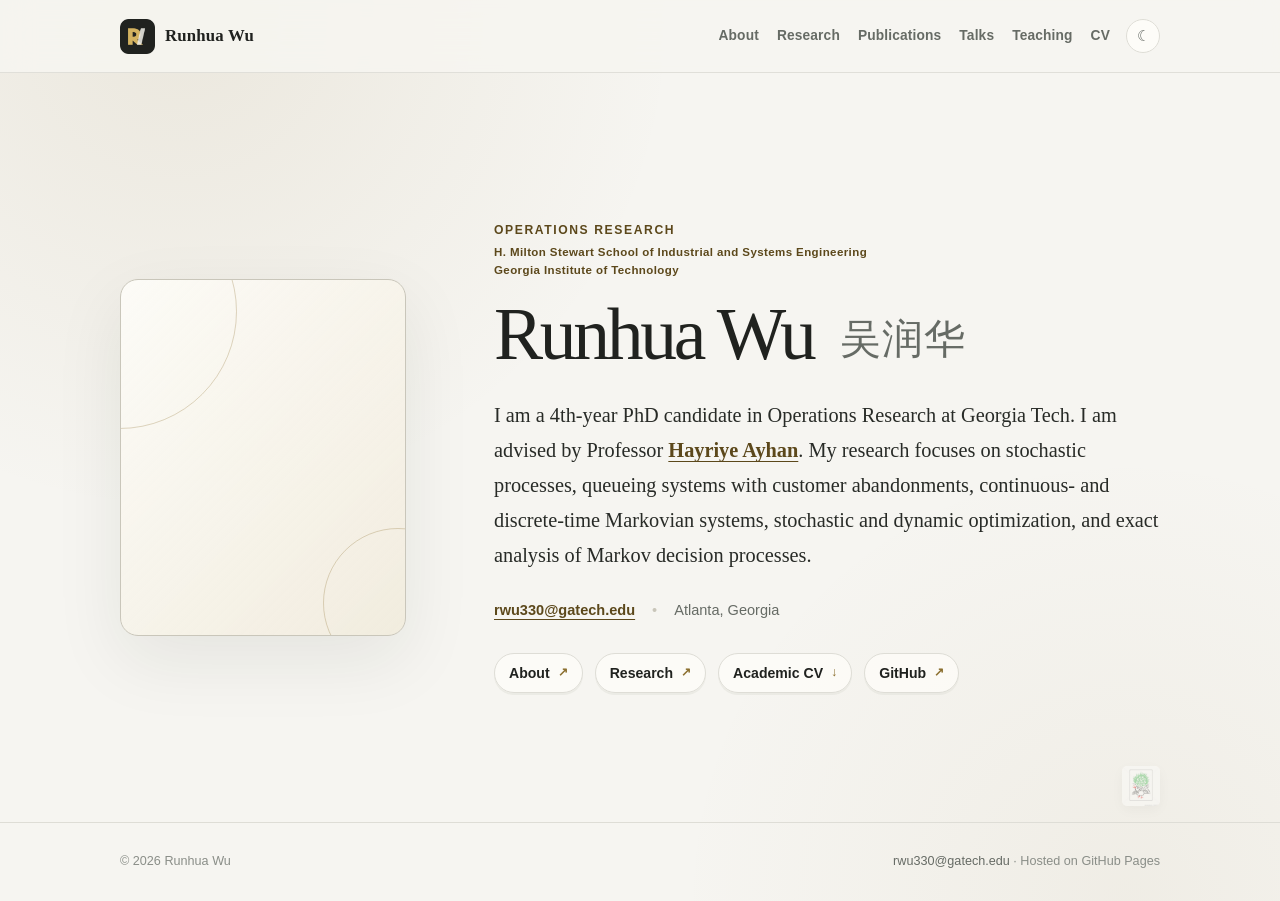
<file: index.html>
<!doctype html>
<html lang="en">
<head>
  <meta charset="utf-8">
  <meta name="viewport" content="width=device-width, initial-scale=1">
  <meta name="description" content="Runhua Wu is a PhD candidate in Operations Research at Georgia Tech whose research focuses on stochastic processes, queueing systems, and Markov decision processes.">
  <meta name="author" content="Runhua Wu">
  <meta name="theme-color" content="#f6f5f1">
  <link rel="canonical" href="https://runhua-wu.github.io/">
  <link rel="icon" href="/site-icon.png" type="image/png">
  <link rel="apple-touch-icon" href="/site-icon.png">
  <title>Runhua Wu | Georgia Tech</title>
  <script>
    (() => {
      const saved = localStorage.getItem('runhua-theme');
      const preferred = window.matchMedia && window.matchMedia('(prefers-color-scheme: dark)').matches ? 'dark' : 'light';
      document.documentElement.dataset.theme = saved || preferred;
    })();
  </script>
  <link rel="stylesheet" href="/assets/site.css">
</head>
<body>

<a class="skip-link" href="#main-content">Skip to content</a>
<header class="site-header">
  <div class="shell nav-row">
    <a class="brand" href="/" aria-label="Runhua Wu — home">
      <img class="brand-icon" src="/site-icon.png" alt="" width="35" height="35">
      <span>Runhua Wu</span>
    </a>
    <div class="nav-side">
      <nav class="site-nav" aria-label="Primary navigation">
        <a href="/about/">About</a><a href="/research/">Research</a><a href="/publications/">Publications</a><a href="/talks/">Talks</a><a href="/teaching/">Teaching</a><a href="/Runhua_Wu_CV.pdf">CV</a>
      </nav>
      <button class="theme-toggle" type="button" data-theme-toggle aria-label="Use dark theme" title="Use dark theme">☾</button>
    </div>
  </div>
</header>

<main class="home-main shell" id="main-content">
  <section class="profile-panel" aria-labelledby="home-name">
    <!-- PHOTO PLACEHOLDER: when ready, replace this div with:
         <div class="portrait-frame"><img src="/profile.jpg" alt="Portrait of Runhua Wu"></div>
    -->
    <div class="portrait-frame" aria-label="Profile photograph space intentionally left blank"></div>

    <div class="profile-copy">
      <div class="affiliation-kicker" aria-label="Academic affiliation">
        <span class="affiliation-primary">Operations Research</span>
        <span>H. Milton Stewart School of Industrial and Systems Engineering</span>
        <span>Georgia Institute of Technology</span>
      </div>
      <h1 class="profile-name" id="home-name">Runhua Wu <span class="cn-name" lang="zh-Hans">吴润华</span></h1>
      <p class="profile-intro">I am a 4th-year PhD candidate in Operations Research at Georgia Tech. I am advised by Professor <a href="https://www.isye.gatech.edu/users/hayriye-ayhan">Hayriye Ayhan</a>. My research focuses on stochastic processes, queueing systems with customer abandonments, continuous- and discrete-time Markovian systems, stochastic and dynamic optimization, and exact analysis of Markov decision processes.</p>

      <div class="contact-line" aria-label="Contact information">
        <a href="mailto:rwu330@gatech.edu">rwu330@gatech.edu</a>
        <span class="dot" aria-hidden="true">•</span>
        <span>Atlanta, Georgia</span>
      </div>

      <div class="home-links" aria-label="Featured links">
        <a class="home-link" href="/about/">About</a>
        <a class="home-link" href="/research/">Research</a>
        <a class="home-link cv" href="/Runhua_Wu_CV.pdf">Academic CV</a>
        <a class="home-link" href="https://github.com/Runhua-Wu">GitHub</a>
      </div>
    </div>
  </section>

  <a class="secret-tile" href="/beyond/" aria-label="Beyond academia">
    <img src="/one-sou.jpg" alt="" width="38" height="40">
  </a>
</main>

<footer class="site-footer">
  <div class="shell footer-row">
    <span>© 2026 Runhua Wu</span>
    <span><a href="mailto:rwu330@gatech.edu">rwu330@gatech.edu</a> · Hosted on GitHub Pages</span>
  </div>
</footer>
<script src="/assets/site.js"></script>
</body>
</html>
</file>
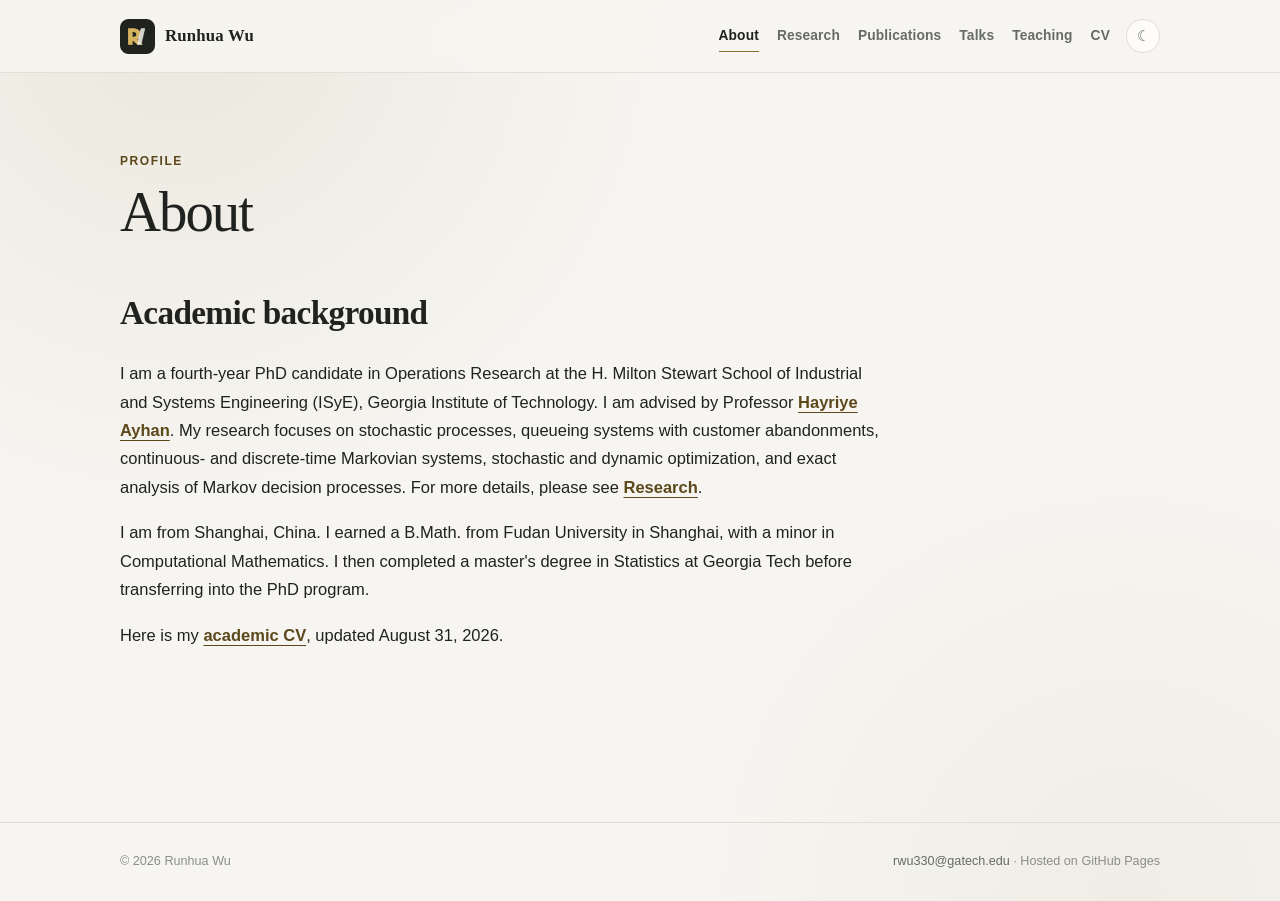
<file: about/index.html>
<!doctype html>
<html lang="en">
<head>
  <meta charset="utf-8">
  <meta name="viewport" content="width=device-width, initial-scale=1">
  <meta name="description" content="Academic background of Runhua Wu.">
  <meta name="author" content="Runhua Wu">
  <meta name="theme-color" content="#f6f5f1">
  <link rel="canonical" href="https://runhua-wu.github.io/about/">
  <link rel="icon" href="/site-icon.png" type="image/png">
  <link rel="apple-touch-icon" href="/site-icon.png">
  <title>About | Runhua Wu</title>
  <script>
    (() => {
      const saved = localStorage.getItem('runhua-theme');
      const preferred = window.matchMedia && window.matchMedia('(prefers-color-scheme: dark)').matches ? 'dark' : 'light';
      document.documentElement.dataset.theme = saved || preferred;
    })();
  </script>
  <link rel="stylesheet" href="/assets/site.css">
</head>
<body>

<a class="skip-link" href="#main-content">Skip to content</a>
<header class="site-header">
  <div class="shell nav-row">
    <a class="brand" href="/" aria-label="Runhua Wu — home">
      <img class="brand-icon" src="/site-icon.png" alt="" width="35" height="35">
      <span>Runhua Wu</span>
    </a>
    <div class="nav-side">
      <nav class="site-nav" aria-label="Primary navigation">
        <a href="/about/" aria-current="page">About</a><a href="/research/">Research</a><a href="/publications/">Publications</a><a href="/talks/">Talks</a><a href="/teaching/">Teaching</a><a href="/Runhua_Wu_CV.pdf">CV</a>
      </nav>
      <button class="theme-toggle" type="button" data-theme-toggle aria-label="Use dark theme" title="Use dark theme">☾</button>
    </div>
  </div>
</header>

<main class="page-main shell" id="main-content">
  <header class="page-header compact-page-header">
    <p class="page-kicker">Profile</p>
    <h1 class="page-title">About</h1>
  </header>

  <div class="content-stack">
    <section class="content-section">
      <h2 class="section-title">Academic background</h2>
      <div class="prose">
        <p>I am a fourth-year PhD candidate in Operations Research at the H. Milton Stewart School of Industrial and Systems Engineering (ISyE), Georgia Institute of Technology. I am advised by Professor <a href="https://www.isye.gatech.edu/users/hayriye-ayhan">Hayriye Ayhan</a>. My research focuses on stochastic processes, queueing systems with customer abandonments, continuous- and discrete-time Markovian systems, stochastic and dynamic optimization, and exact analysis of Markov decision processes. For more details, please see <a href="/research/">Research</a>.</p>
        <p>I am from Shanghai, China. I earned a B.Math. from Fudan University in Shanghai, with a minor in Computational Mathematics. I then completed a master's degree in Statistics at Georgia Tech before transferring into the PhD program.</p>
        <p>Here is my <a href="/Runhua_Wu_CV.pdf">academic CV</a>, updated August 31, 2026.</p>
      </div>
    </section>
  </div>
</main>

<footer class="site-footer">
  <div class="shell footer-row">
    <span>© 2026 Runhua Wu</span>
    <span><a href="mailto:rwu330@gatech.edu">rwu330@gatech.edu</a> · Hosted on GitHub Pages</span>
  </div>
</footer>
<script src="/assets/site.js"></script>
</body>
</html>
</file>
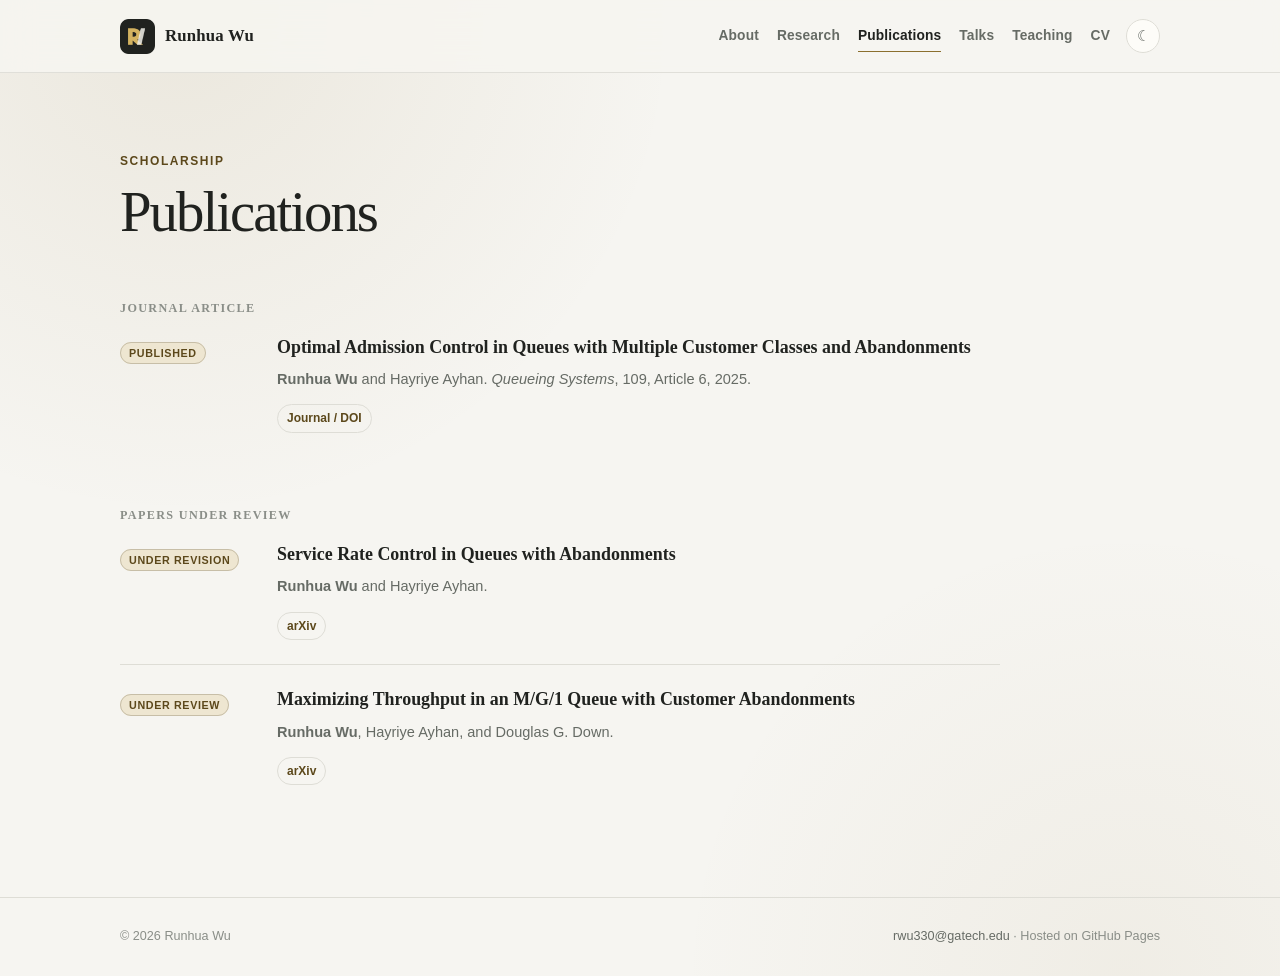
<file: publications/index.html>
<!doctype html>
<html lang="en">
<head>
  <meta charset="utf-8">
  <meta name="viewport" content="width=device-width, initial-scale=1">
  <meta name="description" content="Publications and papers under review by Runhua Wu on queueing systems and stochastic control.">
  <meta name="author" content="Runhua Wu">
  <meta name="theme-color" content="#f6f5f1">
  <link rel="canonical" href="https://runhua-wu.github.io/publications/">
  <link rel="icon" href="/site-icon.png" type="image/png">
  <link rel="apple-touch-icon" href="/site-icon.png">
  <title>Publications | Runhua Wu</title>
  <script>
    (() => {
      const saved = localStorage.getItem('runhua-theme');
      const preferred = window.matchMedia && window.matchMedia('(prefers-color-scheme: dark)').matches ? 'dark' : 'light';
      document.documentElement.dataset.theme = saved || preferred;
    })();
  </script>
  <link rel="stylesheet" href="/assets/site.css">
</head>
<body>

<a class="skip-link" href="#main-content">Skip to content</a>
<header class="site-header">
  <div class="shell nav-row">
    <a class="brand" href="/" aria-label="Runhua Wu — home">
      <img class="brand-icon" src="/site-icon.png" alt="" width="35" height="35">
      <span>Runhua Wu</span>
    </a>
    <div class="nav-side">
      <nav class="site-nav" aria-label="Primary navigation">
        <a href="/about/">About</a><a href="/research/">Research</a><a href="/publications/" aria-current="page">Publications</a><a href="/talks/">Talks</a><a href="/teaching/">Teaching</a><a href="/Runhua_Wu_CV.pdf">CV</a>
      </nav>
      <button class="theme-toggle" type="button" data-theme-toggle aria-label="Use dark theme" title="Use dark theme">☾</button>
    </div>
  </div>
</header>

<main class="page-main shell" id="main-content">
  <header class="page-header">
    <p class="page-kicker">Scholarship</p>
    <h1 class="page-title">Publications</h1>
  </header>

  <div class="content-stack">
    <section class="pub-group" aria-labelledby="journal-heading">
      <h2 class="group-label" id="journal-heading">Journal article</h2>
      <ol class="publication-list">
        <li class="publication-item">
          <div><span class="status">Published</span></div>
          <div>
            <h3 class="pub-title"><a href="https://doi.org/10.1007/s11134-024-09934-x">Optimal Admission Control in Queues with Multiple Customer Classes and Abandonments</a></h3>
            <p class="pub-meta"><strong>Runhua Wu</strong> and Hayriye Ayhan. <em>Queueing Systems</em>, 109, Article 6, 2025.</p>
            <div class="pub-links"><a href="https://doi.org/10.1007/s11134-024-09934-x">Journal / DOI</a></div>
          </div>
        </li>
      </ol>
    </section>

    <section class="pub-group" aria-labelledby="review-heading">
      <h2 class="group-label" id="review-heading">Papers under review</h2>
      <ol class="publication-list">
        <li class="publication-item">
          <div><span class="status">Under revision</span></div>
          <div>
            <h3 class="pub-title"><a href="https://arxiv.org/abs/2511.08523">Service Rate Control in Queues with Abandonments</a></h3>
            <p class="pub-meta"><strong>Runhua Wu</strong> and Hayriye Ayhan.</p>
            <div class="pub-links"><a href="https://arxiv.org/abs/2511.08523">arXiv</a></div>
          </div>
        </li>
        <li class="publication-item">
          <div><span class="status">Under review</span></div>
          <div>
            <h3 class="pub-title"><a href="https://arxiv.org/abs/2606.26544">Maximizing Throughput in an M/G/1 Queue with Customer Abandonments</a></h3>
            <p class="pub-meta"><strong>Runhua Wu</strong>, Hayriye Ayhan, and Douglas G. Down.</p>
            <div class="pub-links"><a href="https://arxiv.org/abs/2606.26544">arXiv</a></div>
          </div>
        </li>
      </ol>
    </section>
  </div>
</main>

<footer class="site-footer">
  <div class="shell footer-row">
    <span>© 2026 Runhua Wu</span>
    <span><a href="mailto:rwu330@gatech.edu">rwu330@gatech.edu</a> · Hosted on GitHub Pages</span>
  </div>
</footer>
<script src="/assets/site.js"></script>
</body>
</html>
</file>
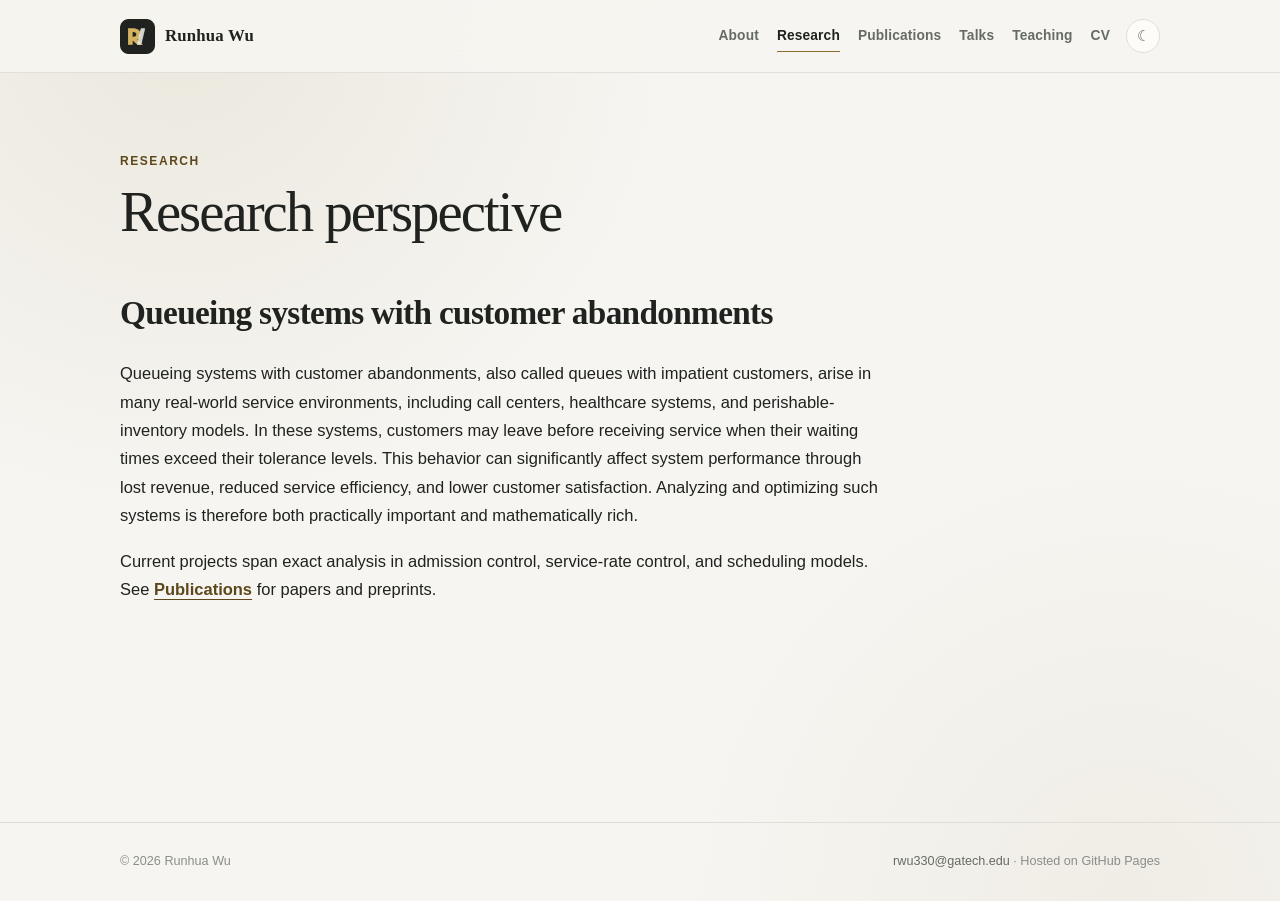
<file: research/index.html>
<!doctype html>
<html lang="en">
<head>
  <meta charset="utf-8">
  <meta name="viewport" content="width=device-width, initial-scale=1">
  <meta name="description" content="Research by Runhua Wu on queueing systems with customer abandonments, Markov decision processes, and stochastic optimization.">
  <meta name="author" content="Runhua Wu">
  <meta name="theme-color" content="#f6f5f1">
  <link rel="canonical" href="https://runhua-wu.github.io/research/">
  <link rel="icon" href="/site-icon.png" type="image/png">
  <link rel="apple-touch-icon" href="/site-icon.png">
  <title>Research | Runhua Wu</title>
  <script>
    (() => {
      const saved = localStorage.getItem('runhua-theme');
      const preferred = window.matchMedia && window.matchMedia('(prefers-color-scheme: dark)').matches ? 'dark' : 'light';
      document.documentElement.dataset.theme = saved || preferred;
    })();
  </script>
  <link rel="stylesheet" href="/assets/site.css">
</head>
<body>

<a class="skip-link" href="#main-content">Skip to content</a>
<header class="site-header">
  <div class="shell nav-row">
    <a class="brand" href="/" aria-label="Runhua Wu — home">
      <img class="brand-icon" src="/site-icon.png" alt="" width="35" height="35">
      <span>Runhua Wu</span>
    </a>
    <div class="nav-side">
      <nav class="site-nav" aria-label="Primary navigation">
        <a href="/about/">About</a><a href="/research/" aria-current="page">Research</a><a href="/publications/">Publications</a><a href="/talks/">Talks</a><a href="/teaching/">Teaching</a><a href="/Runhua_Wu_CV.pdf">CV</a>
      </nav>
      <button class="theme-toggle" type="button" data-theme-toggle aria-label="Use dark theme" title="Use dark theme">☾</button>
    </div>
  </div>
</header>

<main class="page-main shell" id="main-content">
  <header class="page-header compact-page-header">
    <p class="page-kicker">Research</p>
    <h1 class="page-title">Research perspective</h1>
  </header>

  <div class="content-stack">
    <section class="content-section">
      <h2 class="section-title">Queueing systems with customer abandonments</h2>
      <div class="prose">
        <p>Queueing systems with customer abandonments, also called queues with impatient customers, arise in many real-world service environments, including call centers, healthcare systems, and perishable-inventory models. In these systems, customers may leave before receiving service when their waiting times exceed their tolerance levels. This behavior can significantly affect system performance through lost revenue, reduced service efficiency, and lower customer satisfaction. Analyzing and optimizing such systems is therefore both practically important and mathematically rich.</p>
        <p>Current projects span exact analysis in admission control, service-rate control, and scheduling models. See <a href="/publications/">Publications</a> for papers and preprints.</p>
      </div>
    </section>
  </div>
</main>

<footer class="site-footer">
  <div class="shell footer-row">
    <span>© 2026 Runhua Wu</span>
    <span><a href="mailto:rwu330@gatech.edu">rwu330@gatech.edu</a> · Hosted on GitHub Pages</span>
  </div>
</footer>
<script src="/assets/site.js"></script>
</body>
</html>
</file>
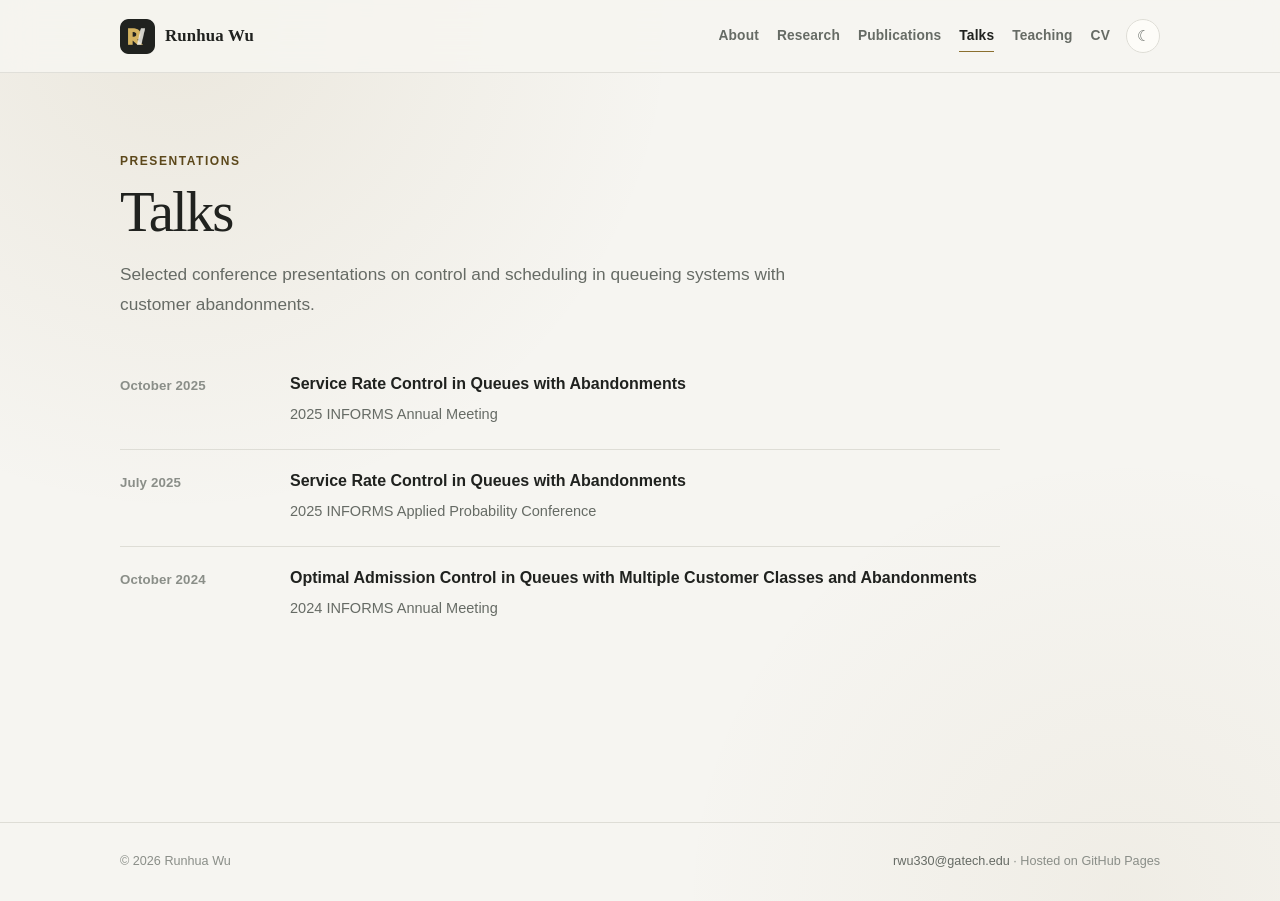
<file: talks/index.html>
<!doctype html>
<html lang="en">
<head>
  <meta charset="utf-8">
  <meta name="viewport" content="width=device-width, initial-scale=1">
  <meta name="description" content="Selected conference talks by Runhua Wu.">
  <meta name="author" content="Runhua Wu">
  <meta name="theme-color" content="#f6f5f1">
  <link rel="canonical" href="https://runhua-wu.github.io/talks/">
  <link rel="icon" href="/site-icon.png" type="image/png">
  <link rel="apple-touch-icon" href="/site-icon.png">
  <title>Talks | Runhua Wu</title>
  <script>
    (() => {
      const saved = localStorage.getItem('runhua-theme');
      const preferred = window.matchMedia && window.matchMedia('(prefers-color-scheme: dark)').matches ? 'dark' : 'light';
      document.documentElement.dataset.theme = saved || preferred;
    })();
  </script>
  <link rel="stylesheet" href="/assets/site.css">
</head>
<body>

<a class="skip-link" href="#main-content">Skip to content</a>
<header class="site-header">
  <div class="shell nav-row">
    <a class="brand" href="/" aria-label="Runhua Wu — home">
      <img class="brand-icon" src="/site-icon.png" alt="" width="35" height="35">
      <span>Runhua Wu</span>
    </a>
    <div class="nav-side">
      <nav class="site-nav" aria-label="Primary navigation">
        <a href="/about/">About</a><a href="/research/">Research</a><a href="/publications/">Publications</a><a href="/talks/" aria-current="page">Talks</a><a href="/teaching/">Teaching</a><a href="/Runhua_Wu_CV.pdf">CV</a>
      </nav>
      <button class="theme-toggle" type="button" data-theme-toggle aria-label="Use dark theme" title="Use dark theme">☾</button>
    </div>
  </div>
</header>

<main class="page-main shell" id="main-content">
  <header class="page-header">
    <p class="page-kicker">Presentations</p>
    <h1 class="page-title">Talks</h1>
    <p class="page-intro">Selected conference presentations on control and scheduling in queueing systems with customer abandonments.</p>
  </header>

  <div class="content-stack">
    <section class="content-section">
      <ul class="timeline">
        <li class="timeline-item">
          <div class="timeline-date">October 2025</div>
          <div class="timeline-body">
            <h3>Service Rate Control in Queues with Abandonments</h3>
            <p>2025 INFORMS Annual Meeting</p>
          </div>
        </li>
        <li class="timeline-item">
          <div class="timeline-date">July 2025</div>
          <div class="timeline-body">
            <h3>Service Rate Control in Queues with Abandonments</h3>
            <p>2025 INFORMS Applied Probability Conference</p>
          </div>
        </li>
        <li class="timeline-item">
          <div class="timeline-date">October 2024</div>
          <div class="timeline-body">
            <h3>Optimal Admission Control in Queues with Multiple Customer Classes and Abandonments</h3>
            <p>2024 INFORMS Annual Meeting</p>
          </div>
        </li>
      </ul>
    </section>
  </div>
</main>

<footer class="site-footer">
  <div class="shell footer-row">
    <span>© 2026 Runhua Wu</span>
    <span><a href="mailto:rwu330@gatech.edu">rwu330@gatech.edu</a> · Hosted on GitHub Pages</span>
  </div>
</footer>
<script src="/assets/site.js"></script>
</body>
</html>
</file>
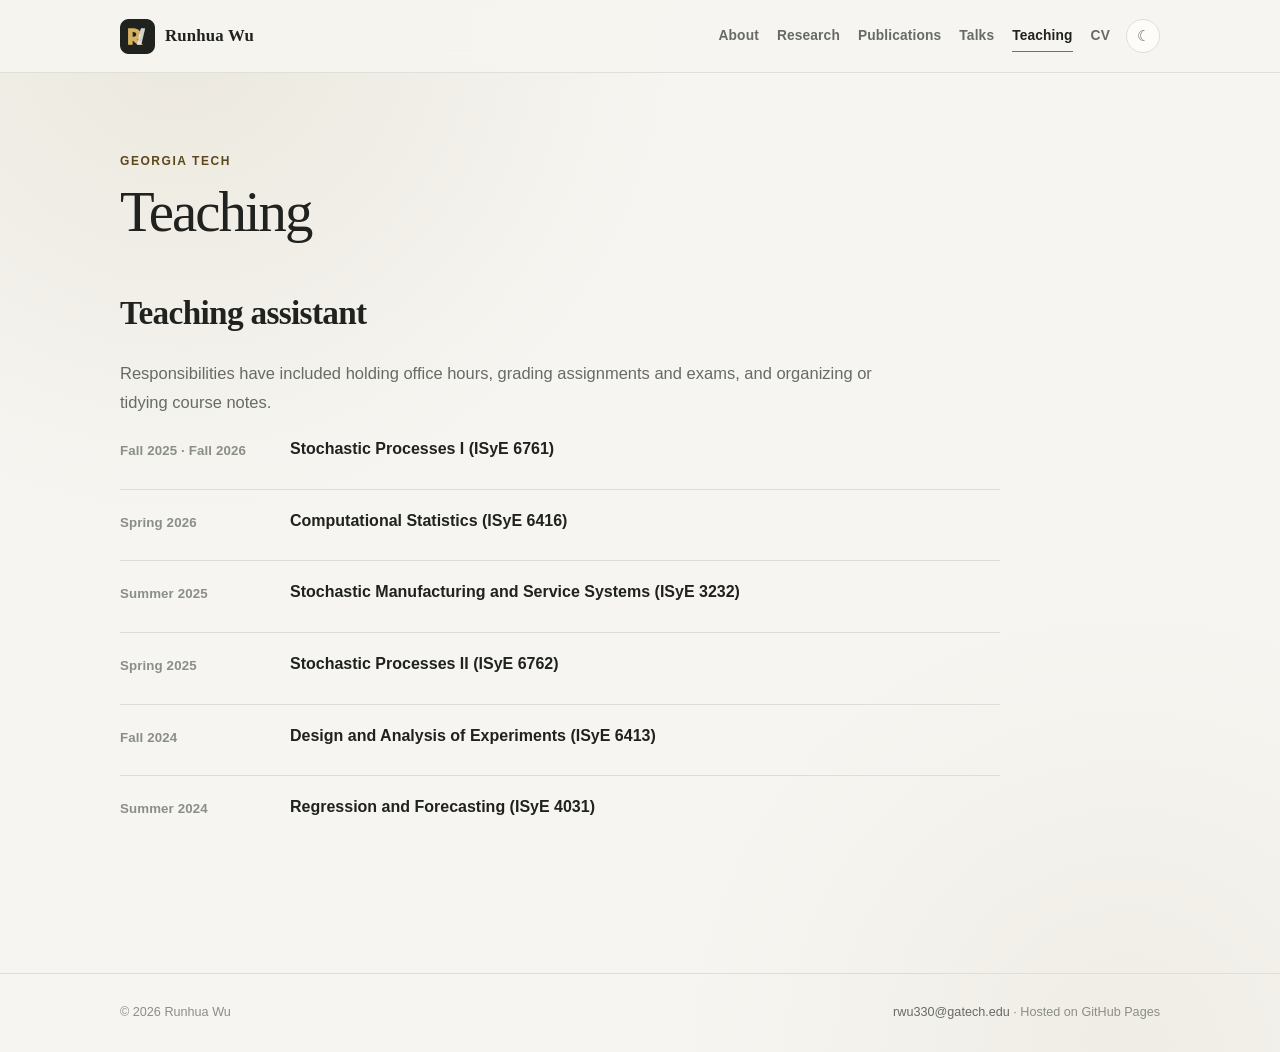
<file: teaching/index.html>
<!doctype html>
<html lang="en">
<head>
  <meta charset="utf-8">
  <meta name="viewport" content="width=device-width, initial-scale=1">
  <meta name="description" content="Teaching experience of Runhua Wu at Georgia Tech.">
  <meta name="author" content="Runhua Wu">
  <meta name="theme-color" content="#f6f5f1">
  <link rel="canonical" href="https://runhua-wu.github.io/teaching/">
  <link rel="icon" href="/site-icon.png" type="image/png">
  <link rel="apple-touch-icon" href="/site-icon.png">
  <title>Teaching | Runhua Wu</title>
  <script>
    (() => {
      const saved = localStorage.getItem('runhua-theme');
      const preferred = window.matchMedia && window.matchMedia('(prefers-color-scheme: dark)').matches ? 'dark' : 'light';
      document.documentElement.dataset.theme = saved || preferred;
    })();
  </script>
  <link rel="stylesheet" href="/assets/site.css">
</head>
<body>

<a class="skip-link" href="#main-content">Skip to content</a>
<header class="site-header">
  <div class="shell nav-row">
    <a class="brand" href="/" aria-label="Runhua Wu — home">
      <img class="brand-icon" src="/site-icon.png" alt="" width="35" height="35">
      <span>Runhua Wu</span>
    </a>
    <div class="nav-side">
      <nav class="site-nav" aria-label="Primary navigation">
        <a href="/about/">About</a><a href="/research/">Research</a><a href="/publications/">Publications</a><a href="/talks/">Talks</a><a href="/teaching/" aria-current="page">Teaching</a><a href="/Runhua_Wu_CV.pdf">CV</a>
      </nav>
      <button class="theme-toggle" type="button" data-theme-toggle aria-label="Use dark theme" title="Use dark theme">☾</button>
    </div>
  </div>
</header>

<main class="page-main shell" id="main-content">
  <header class="page-header compact-page-header">
    <p class="page-kicker">Georgia Tech</p>
    <h1 class="page-title">Teaching</h1>
  </header>

  <div class="content-stack">
    <section class="content-section">
      <h2 class="section-title">Teaching assistant</h2>
      <p class="section-lead">Responsibilities have included holding office hours, grading assignments and exams, and organizing or tidying course notes.</p>
      <ul class="timeline">
        <li class="timeline-item">
          <div class="timeline-date">Fall 2025 · Fall 2026</div>
          <div class="timeline-body"><h3>Stochastic Processes I <span class="course-code">(ISyE 6761)</span></h3></div>
        </li>
        <li class="timeline-item">
          <div class="timeline-date">Spring 2026</div>
          <div class="timeline-body"><h3>Computational Statistics <span class="course-code">(ISyE 6416)</span></h3></div>
        </li>
        <li class="timeline-item">
          <div class="timeline-date">Summer 2025</div>
          <div class="timeline-body"><h3>Stochastic Manufacturing and Service Systems <span class="course-code">(ISyE 3232)</span></h3></div>
        </li>
        <li class="timeline-item">
          <div class="timeline-date">Spring 2025</div>
          <div class="timeline-body"><h3>Stochastic Processes II <span class="course-code">(ISyE 6762)</span></h3></div>
        </li>
        <li class="timeline-item">
          <div class="timeline-date">Fall 2024</div>
          <div class="timeline-body"><h3>Design and Analysis of Experiments <span class="course-code">(ISyE 6413)</span></h3></div>
        </li>
        <li class="timeline-item">
          <div class="timeline-date">Summer 2024</div>
          <div class="timeline-body"><h3>Regression and Forecasting <span class="course-code">(ISyE 4031)</span></h3></div>
        </li>
      </ul>
    </section>
  </div>
</main>

<footer class="site-footer">
  <div class="shell footer-row">
    <span>© 2026 Runhua Wu</span>
    <span><a href="mailto:rwu330@gatech.edu">rwu330@gatech.edu</a> · Hosted on GitHub Pages</span>
  </div>
</footer>
<script src="/assets/site.js"></script>
</body>
</html>
</file>
<file: assets/site.css>
:root {
  color-scheme: light;
  --bg: #f6f5f1;
  --surface: rgba(255, 255, 252, 0.82);
  --surface-solid: #fffefa;
  --text: #20221f;
  --muted: #666b65;
  --faint: #8a8e88;
  --line: #deddd6;
  --line-strong: #c9c6ba;
  --accent: #8b6f2f;
  --accent-soft: #eee6d1;
  --accent-ink: #5c481b;
  --shadow: 0 24px 70px rgba(31, 33, 29, 0.08);
  --shadow-small: 0 10px 30px rgba(31, 33, 29, 0.055);
  --max: 1040px;
  --reading: 760px;
}

:root[data-theme="dark"] {
  color-scheme: dark;
  --bg: #151715;
  --surface: rgba(29, 32, 29, 0.86);
  --surface-solid: #1c1f1c;
  --text: #f0eee7;
  --muted: #a9ada6;
  --faint: #858a83;
  --line: #343832;
  --line-strong: #4c5149;
  --accent: #d3b260;
  --accent-soft: #302a1b;
  --accent-ink: #e1c476;
  --shadow: 0 24px 70px rgba(0, 0, 0, 0.28);
  --shadow-small: 0 10px 30px rgba(0, 0, 0, 0.22);
}

* { box-sizing: border-box; }
html { scroll-behavior: smooth; }
body {
  margin: 0;
  min-height: 100vh;
  background:
    radial-gradient(circle at 14% 2%, color-mix(in srgb, var(--accent) 10%, transparent), transparent 31rem),
    radial-gradient(circle at 88% 100%, color-mix(in srgb, var(--accent) 6%, transparent), transparent 28rem),
    var(--bg);
  color: var(--text);
  font-family: Inter, ui-sans-serif, -apple-system, BlinkMacSystemFont, "Segoe UI", "Noto Sans", sans-serif;
  font-size: 16.5px;
  line-height: 1.72;
  -webkit-font-smoothing: antialiased;
  text-rendering: optimizeLegibility;
}

a { color: inherit; }
a:focus-visible, button:focus-visible {
  outline: 3px solid color-mix(in srgb, var(--accent) 55%, transparent);
  outline-offset: 4px;
}

.skip-link {
  position: fixed;
  top: 10px;
  left: 10px;
  z-index: 100;
  transform: translateY(-160%);
  padding: 8px 12px;
  border-radius: 8px;
  background: var(--text);
  color: var(--bg);
  text-decoration: none;
}
.skip-link:focus { transform: translateY(0); }

.site-header {
  position: sticky;
  top: 0;
  z-index: 40;
  border-bottom: 1px solid color-mix(in srgb, var(--line) 86%, transparent);
  background: color-mix(in srgb, var(--bg) 88%, transparent);
  backdrop-filter: blur(16px) saturate(130%);
}

.shell {
  width: min(calc(100% - 40px), var(--max));
  margin: 0 auto;
}

.nav-row {
  min-height: 72px;
  display: flex;
  align-items: center;
  justify-content: space-between;
  gap: 30px;
}

.brand {
  flex: 0 0 auto;
  display: inline-flex;
  align-items: center;
  gap: 10px;
  color: var(--text);
  font-family: Georgia, "Times New Roman", "Noto Serif CJK SC", serif;
  font-size: 1.05rem;
  font-weight: 700;
  letter-spacing: 0.01em;
  text-decoration: none;
}
.brand-icon {
  width: 35px;
  height: 35px;
  flex: 0 0 35px;
  display: block;
  object-fit: cover;
}

.nav-side {
  min-width: 0;
  display: flex;
  align-items: center;
  justify-content: flex-end;
  gap: 16px;
}

.site-nav {
  display: flex;
  align-items: center;
  justify-content: flex-end;
  gap: 3px 18px;
  overflow-x: auto;
  scrollbar-width: none;
}
.site-nav::-webkit-scrollbar { display: none; }
.site-nav a {
  position: relative;
  flex: 0 0 auto;
  padding: 7px 0;
  color: var(--muted);
  font-size: 0.86rem;
  font-weight: 650;
  letter-spacing: 0.01em;
  text-decoration: none;
}
.site-nav a::after {
  content: "";
  position: absolute;
  left: 0;
  right: 100%;
  bottom: 3px;
  height: 1px;
  background: var(--accent);
  transition: right 160ms ease;
}
.site-nav a:hover,
.site-nav a[aria-current="page"] { color: var(--text); }
.site-nav a:hover::after,
.site-nav a[aria-current="page"]::after { right: 0; }

.theme-toggle {
  width: 34px;
  height: 34px;
  flex: 0 0 auto;
  display: inline-grid;
  place-items: center;
  border: 1px solid var(--line);
  border-radius: 999px;
  background: color-mix(in srgb, var(--surface-solid) 80%, transparent);
  color: var(--muted);
  cursor: pointer;
  font: inherit;
  font-size: 0.94rem;
  transition: transform 160ms ease, border-color 160ms ease, color 160ms ease;
}
.theme-toggle:hover {
  transform: translateY(-1px);
  border-color: var(--line-strong);
  color: var(--text);
}

main { min-height: calc(100vh - 151px); }

.home-main {
  position: relative;
  display: grid;
  align-items: center;
  padding: clamp(58px, 10vh, 112px) 0 70px;
}

.profile-panel {
  display: grid;
  grid-template-columns: minmax(210px, 286px) minmax(0, 1fr);
  gap: clamp(44px, 7vw, 88px);
  align-items: center;
}

.portrait-frame {
  position: relative;
  width: 100%;
  aspect-ratio: 4 / 5;
  border: 1px solid var(--line-strong);
  border-radius: 18px;
  background:
    linear-gradient(135deg, color-mix(in srgb, var(--surface-solid) 82%, transparent), color-mix(in srgb, var(--accent-soft) 58%, transparent));
  box-shadow: var(--shadow);
  overflow: hidden;
}
.portrait-frame::before,
.portrait-frame::after {
  content: "";
  position: absolute;
  border-radius: 999px;
  border: 1px solid color-mix(in srgb, var(--accent) 28%, transparent);
}
.portrait-frame::before {
  width: 82%;
  aspect-ratio: 1;
  left: -42%;
  top: -24%;
}
.portrait-frame::after {
  width: 52%;
  aspect-ratio: 1;
  right: -24%;
  bottom: -12%;
}
.portrait-frame img {
  width: 100%;
  height: 100%;
  display: block;
  object-fit: cover;
}

.affiliation-kicker {
  display: grid;
  gap: 2px;
  margin: 0 0 17px;
  color: var(--accent-ink);
  font-size: 0.72rem;
  font-weight: 650;
  letter-spacing: 0.035em;
  line-height: 1.45;
}
.affiliation-kicker span { display: block; }
.affiliation-kicker .affiliation-primary {
  margin-bottom: 2px;
  font-size: 0.76rem;
  font-weight: 800;
  letter-spacing: 0.13em;
  text-transform: uppercase;
}

h1, h2, h3 {
  font-family: Georgia, "Times New Roman", "Noto Serif CJK SC", serif;
  text-wrap: balance;
}

.profile-name {
  margin: 0 0 25px;
  font-size: clamp(2.75rem, 6.4vw, 4.6rem);
  font-weight: 500;
  letter-spacing: -0.045em;
  line-height: 1.05;
}
.profile-name .cn-name {
  display: inline-block;
  margin-left: 0.28em;
  color: var(--muted);
  font-family: "Noto Serif CJK SC", "Songti SC", SimSun, Georgia, serif;
  font-size: 0.56em;
  font-weight: 500;
  letter-spacing: 0.02em;
  vertical-align: 0.14em;
}

.profile-intro {
  max-width: 700px;
  margin: 0;
  color: color-mix(in srgb, var(--text) 88%, var(--muted));
  font-family: Georgia, "Times New Roman", serif;
  font-size: clamp(1.08rem, 2vw, 1.27rem);
  line-height: 1.72;
}
.profile-intro a {
  color: var(--accent-ink);
  font-weight: 650;
  text-decoration-thickness: 1px;
  text-underline-offset: 4px;
}

.contact-line {
  display: flex;
  flex-wrap: wrap;
  align-items: center;
  gap: 8px 17px;
  margin-top: 25px;
  color: var(--muted);
  font-size: 0.91rem;
}
.contact-line a {
  color: var(--accent-ink);
  font-weight: 700;
  text-decoration-thickness: 1px;
  text-underline-offset: 4px;
}
.contact-line .dot { color: var(--line-strong); }

.home-links {
  display: flex;
  flex-wrap: wrap;
  gap: 10px 12px;
  margin-top: 30px;
}
.home-link {
  display: inline-flex;
  align-items: center;
  gap: 8px;
  min-height: 40px;
  padding: 7px 14px;
  border: 1px solid var(--line);
  border-radius: 999px;
  background: color-mix(in srgb, var(--surface-solid) 72%, transparent);
  color: var(--text);
  font-size: 0.88rem;
  font-weight: 680;
  text-decoration: none;
  box-shadow: 0 2px 0 color-mix(in srgb, var(--line) 45%, transparent);
  transition: transform 150ms ease, border-color 150ms ease, background 150ms ease;
}
.home-link::after { content: "↗"; color: var(--accent); font-size: 0.88em; }
.home-link:hover {
  transform: translateY(-2px);
  border-color: color-mix(in srgb, var(--accent) 45%, var(--line));
  background: var(--surface-solid);
}
.home-link.cv::after { content: "↓"; }

.quick-nav {
  margin-top: clamp(60px, 9vh, 92px);
  padding-top: 28px;
  border-top: 1px solid var(--line);
}
.quick-nav-label {
  margin: 0 0 14px;
  color: var(--faint);
  font-size: 0.72rem;
  font-weight: 760;
  letter-spacing: 0.12em;
  text-transform: uppercase;
}
.quick-nav-grid {
  display: grid;
  grid-template-columns: repeat(3, minmax(0, 1fr));
  gap: 12px;
}
.quick-card {
  min-height: 126px;
  display: flex;
  flex-direction: column;
  justify-content: space-between;
  gap: 16px;
  padding: 19px 20px;
  border: 1px solid var(--line);
  border-radius: 14px;
  background: color-mix(in srgb, var(--surface) 78%, transparent);
  text-decoration: none;
  box-shadow: var(--shadow-small);
  transition: transform 160ms ease, border-color 160ms ease;
}
.quick-card:hover {
  transform: translateY(-3px);
  border-color: color-mix(in srgb, var(--accent) 45%, var(--line));
}
.quick-card strong {
  font-family: Georgia, "Times New Roman", serif;
  font-size: 1.05rem;
  font-weight: 600;
}
.quick-card span {
  color: var(--muted);
  font-size: 0.82rem;
  line-height: 1.5;
}
.quick-card em {
  color: var(--accent);
  font-style: normal;
  align-self: flex-end;
}


.secret-tile {
  position: absolute;
  right: 0;
  bottom: 16px;
  width: 38px;
  height: 40px;
  display: block;
  border-radius: 5px;
  opacity: 0.38;
  overflow: hidden;
  box-shadow: 0 4px 14px rgba(31, 33, 29, 0.10);
  transition: opacity 160ms ease, transform 160ms ease, box-shadow 160ms ease;
}
.secret-tile img {
  width: 100%;
  height: 100%;
  display: block;
  object-fit: contain;
}
.secret-tile:hover,
.secret-tile:focus-visible {
  opacity: 0.92;
  transform: translateY(-2px) rotate(-1deg);
  box-shadow: 0 7px 20px rgba(31, 33, 29, 0.16);
}
.secret-page {
  min-height: calc(100vh - 151px);
}

.page-main { padding: 78px 0 88px; }
.page-header {
  max-width: var(--reading);
  margin-bottom: 56px;
}
.compact-page-header { margin-bottom: 42px; }
.page-kicker {
  margin: 0 0 9px;
  color: var(--accent-ink);
  font-size: 0.75rem;
  font-weight: 780;
  letter-spacing: 0.13em;
  text-transform: uppercase;
}
.page-title {
  margin: 0 0 18px;
  font-size: clamp(2.35rem, 5vw, 3.55rem);
  line-height: 1.08;
  font-weight: 500;
  letter-spacing: -0.035em;
}
.page-intro {
  max-width: 730px;
  margin: 0;
  color: var(--muted);
  font-size: 1.08rem;
}

.content-stack { max-width: 880px; }
.content-section {
  padding: 38px 0;
  border-top: 1px solid var(--line);
}
.content-section:first-child { border-top: 0; padding-top: 0; }
.section-title {
  margin: 0 0 18px;
  font-size: clamp(1.55rem, 3vw, 2.08rem);
  font-weight: 600;
  letter-spacing: -0.02em;
}
.section-lead {
  max-width: var(--reading);
  margin: 0 0 24px;
  color: var(--muted);
}

.prose { max-width: var(--reading); }
.prose p { margin: 0 0 1.05em; }
.prose p:last-child { margin-bottom: 0; }
.prose a,
.inline-link {
  color: var(--accent-ink);
  font-weight: 650;
  text-decoration-thickness: 1px;
  text-underline-offset: 4px;
}

.tag-list {
  display: flex;
  flex-wrap: wrap;
  gap: 8px;
  margin: 22px 0 0;
  padding: 0;
  list-style: none;
}
.tag-list li {
  padding: 5px 10px;
  border: 1px solid var(--line);
  border-radius: 999px;
  background: color-mix(in srgb, var(--surface-solid) 65%, transparent);
  color: var(--muted);
  font-size: 0.8rem;
}

.timeline { margin: 0; padding: 0; list-style: none; }
.timeline-item {
  display: grid;
  grid-template-columns: 142px minmax(0, 1fr);
  gap: 28px;
  padding: 22px 0;
  border-top: 1px solid var(--line);
}
.timeline-item:first-child { border-top: 0; padding-top: 0; }
.timeline-date {
  color: var(--faint);
  font-size: 0.83rem;
  font-weight: 700;
  letter-spacing: 0.01em;
}
.timeline-body h3 {
  margin: -3px 0 6px;
  font-family: inherit;
  font-size: 1rem;
  font-weight: 750;
  line-height: 1.48;
}
.timeline-body p { margin: 0; color: var(--muted); font-size: 0.91rem; }
.timeline-body ul { margin: 8px 0 0; padding-left: 20px; color: var(--muted); }

.research-grid {
  display: grid;
  grid-template-columns: repeat(2, minmax(0, 1fr));
  gap: 14px;
}
.research-card {
  padding: 24px;
  border: 1px solid var(--line);
  border-radius: 14px;
  background: color-mix(in srgb, var(--surface) 80%, transparent);
  box-shadow: var(--shadow-small);
}
.research-card .number {
  display: block;
  margin-bottom: 20px;
  color: var(--accent);
  font-family: Georgia, "Times New Roman", serif;
  font-size: 0.88rem;
}
.research-card h2,
.research-card h3 {
  margin: 0 0 10px;
  font-family: Georgia, "Times New Roman", serif;
  font-size: 1.28rem;
  font-weight: 600;
}
.research-card p { margin: 0; color: var(--muted); font-size: 0.93rem; }

.pub-group + .pub-group { margin-top: 48px; }
.group-label {
  margin: 0 0 18px;
  color: var(--faint);
  font-size: 0.76rem;
  font-weight: 780;
  letter-spacing: 0.11em;
  text-transform: uppercase;
}
.publication-list { margin: 0; padding: 0; list-style: none; }
.publication-item {
  display: grid;
  grid-template-columns: 132px minmax(0, 1fr);
  gap: 25px;
  padding: 24px 0;
  border-top: 1px solid var(--line);
}
.publication-item:first-child { border-top: 0; padding-top: 0; }
.status {
  width: fit-content;
  padding: 4px 8px;
  border: 1px solid color-mix(in srgb, var(--accent) 28%, var(--line));
  border-radius: 999px;
  background: var(--accent-soft);
  color: var(--accent-ink);
  font-size: 0.67rem;
  font-weight: 800;
  letter-spacing: 0.06em;
  line-height: 1.4;
  text-transform: uppercase;
  white-space: nowrap;
}
.pub-title {
  margin: -3px 0 7px;
  font-family: Georgia, "Times New Roman", serif;
  font-size: 1.12rem;
  font-weight: 600;
  line-height: 1.48;
}
.pub-title a { text-decoration: none; }
.pub-title a:hover { color: var(--accent-ink); text-decoration: underline; text-underline-offset: 4px; }
.pub-meta { margin: 0; color: var(--muted); font-size: 0.91rem; }
.pub-links { display: flex; flex-wrap: wrap; gap: 8px; margin-top: 12px; }
.pub-links a {
  padding: 3px 9px;
  border: 1px solid var(--line);
  border-radius: 999px;
  color: var(--accent-ink);
  font-size: 0.75rem;
  font-weight: 720;
  text-decoration: none;
}
.pub-links a:hover { border-color: var(--accent); }

.two-column {
  display: grid;
  grid-template-columns: repeat(2, minmax(0, 1fr));
  gap: 26px 52px;
}
.mini-heading {
  margin: 0 0 14px;
  color: var(--faint);
  font-family: inherit;
  font-size: 0.75rem;
  font-weight: 800;
  letter-spacing: 0.1em;
  text-transform: uppercase;
}
.clean-list { margin: 0; padding: 0; list-style: none; }
.clean-list li {
  padding: 10px 0;
  border-top: 1px solid var(--line);
}
.clean-list li:first-child { border-top: 0; padding-top: 0; }
.clean-list strong { display: block; font-size: 0.94rem; }
.clean-list span { color: var(--muted); font-size: 0.84rem; }

.note-box {
  padding: 18px 20px;
  border-left: 3px solid var(--accent);
  border-radius: 0 12px 12px 0;
  background: color-mix(in srgb, var(--accent-soft) 58%, transparent);
  color: var(--muted);
  font-size: 0.91rem;
}

.site-footer {
  border-top: 1px solid var(--line);
  color: var(--faint);
  font-size: 0.79rem;
}
.footer-row {
  min-height: 78px;
  display: flex;
  align-items: center;
  justify-content: space-between;
  gap: 24px;
}
.footer-row a { color: var(--muted); text-decoration: none; }
.footer-row a:hover { color: var(--text); }

@media (max-width: 860px) {
  .nav-row { align-items: flex-start; flex-direction: column; gap: 8px; padding: 13px 0 10px; }
  .nav-side { width: 100%; justify-content: space-between; }
  .site-nav { justify-content: flex-start; }
  .profile-panel { grid-template-columns: 200px minmax(0, 1fr); gap: 38px; }
  .quick-nav-grid { grid-template-columns: repeat(2, minmax(0, 1fr)); }
}

@media (max-width: 650px) {
  body { font-size: 16px; }
  .shell { width: min(calc(100% - 28px), var(--max)); }
  .nav-side { position: relative; align-items: flex-start; }
  .site-nav { max-width: calc(100% - 48px); flex-wrap: wrap; overflow: visible; gap: 0 14px; padding-bottom: 2px; }
  .site-nav a { font-size: 0.81rem; }
  .theme-toggle { position: absolute; top: 0; right: 0; }
  .home-main { padding-top: 44px; padding-bottom: 64px; }
  .secret-tile { right: 2px; bottom: 12px; width: 33px; height: 35px; }
  .profile-panel { grid-template-columns: 1fr; gap: 34px; }
  .portrait-frame { width: min(57vw, 220px); }
  .profile-name { font-size: clamp(2.55rem, 14vw, 3.75rem); }
  .profile-name .cn-name { display: block; margin: 0.28em 0 0; font-size: 0.45em; vertical-align: 0; }
  .affiliation-kicker { max-width: 34rem; }
  .quick-nav { margin-top: 58px; }
  .quick-nav-grid,
  .research-grid,
  .two-column { grid-template-columns: 1fr; }
  .page-main { padding: 54px 0 66px; }
  .page-header { margin-bottom: 42px; }
  .timeline-item,
  .publication-item { grid-template-columns: 1fr; gap: 8px; }
  .footer-row { align-items: flex-start; flex-direction: column; justify-content: center; padding: 20px 0; gap: 5px; }
}

@media (prefers-reduced-motion: reduce) {
  *, *::before, *::after { scroll-behavior: auto !important; transition: none !important; }
}

@media print {
  .site-header, .theme-toggle, .home-links, .quick-nav, .secret-tile, .site-footer { display: none !important; }
  body { background: #fff; color: #000; }
  .home-main, .page-main { padding: 20px 0; }
  .portrait-frame { box-shadow: none; }
}
</file>
